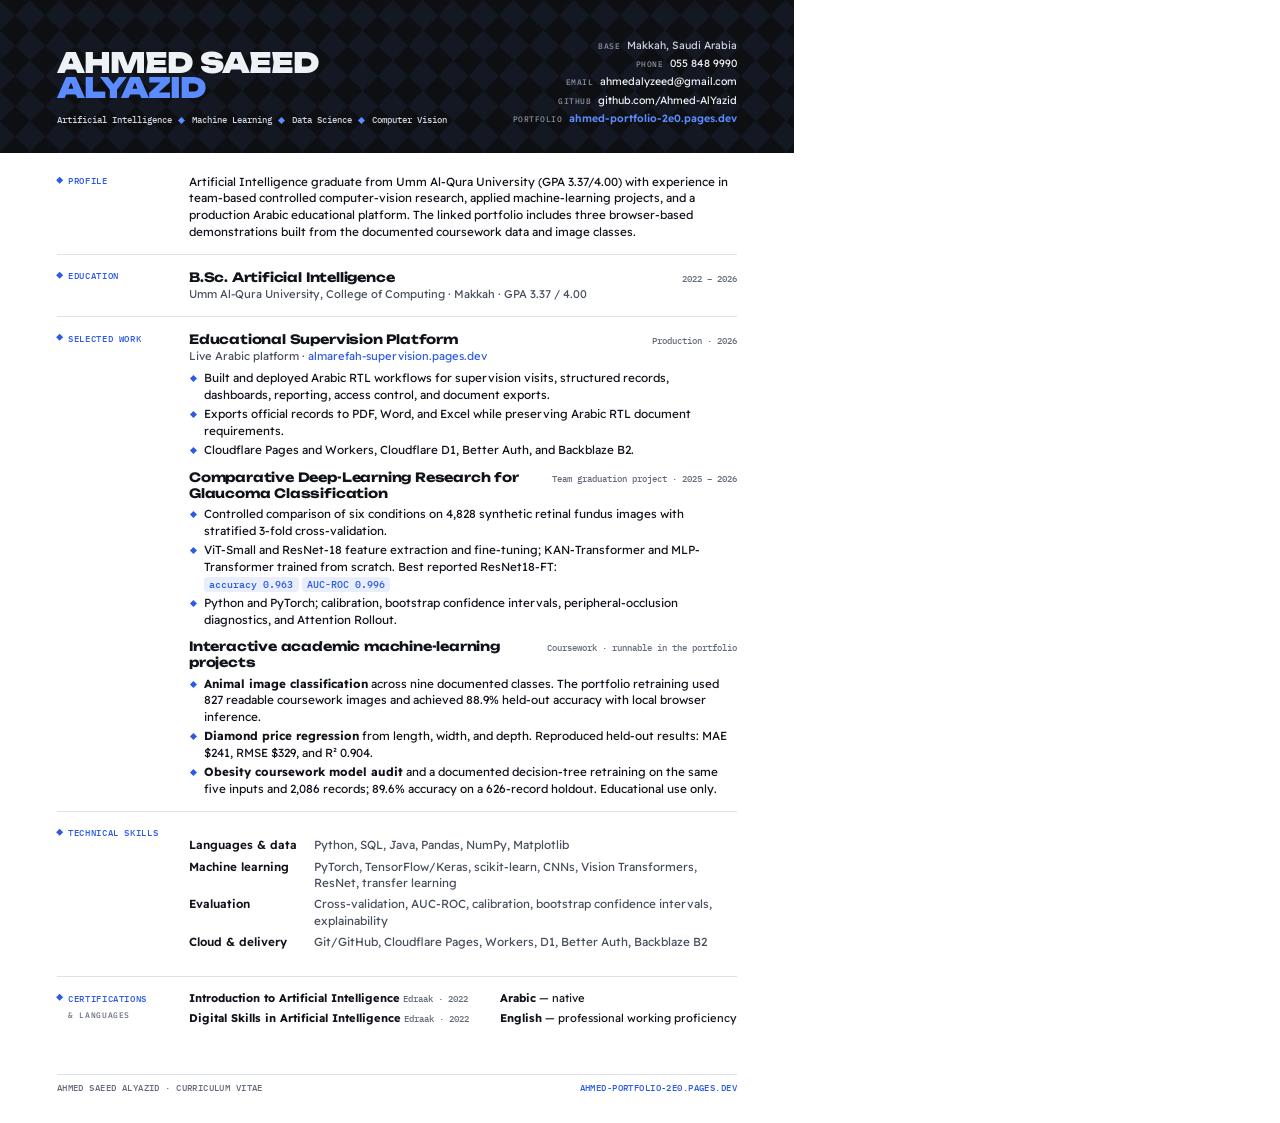
<file: tools/cv.html>
<!doctype html>
<html lang="en">
<head>
  <meta charset="utf-8" />
  <title>Ahmed Saeed AlYazid - CV</title>
  <meta name="author" content="Ahmed Saeed AlYazid" />
  <link rel="preconnect" href="https://fonts.googleapis.com" />
  <link rel="preconnect" href="https://fonts.gstatic.com" crossorigin />
  <link rel="stylesheet" href="https://fonts.googleapis.com/css2?family=Readex+Pro:wght@400..700&family=Unbounded:wght@700..900&family=IBM+Plex+Mono:wght@500&display=block" />
  <style>
    /* Same identity as the portfolio: Graphite & Cobalt, diamond motif, Unbounded / Readex Pro / IBM Plex Mono.
       The header carries the dark ground; the body stays print-safe. */
    :root {
      --graphite: #0e0f12;
      --ink: #10131a;
      --muted: #474e5d;
      --faint: #656c7b;
      --line: #dde1e8;
      --accent: #2d5be3;
      --accent-dark: #5b8cff;
      --accent-soft: #e9eefc;
      --display: "Unbounded", "Readex Pro", "Segoe UI", sans-serif;
      --body: "Readex Pro", "Segoe UI", sans-serif;
      --mono: "IBM Plex Mono", Consolas, monospace;
    }
    @page { size: A4; margin: 0; }
    * { box-sizing: border-box; }
    html, body { margin: 0; }
    body { color: var(--ink); font: 400 8.8pt/1.42 var(--body); -webkit-print-color-adjust: exact; print-color-adjust: exact; }
    a { color: inherit; text-decoration: none; }
    .page { width: 210mm; height: 297mm; position: relative; overflow: hidden; }

    header { display: grid; grid-template-columns: minmax(0, 1fr) auto; gap: 6mm; align-items: end; padding: 10mm 15mm 7mm; background: var(--graphite); color: #eef1f6;
      background-image: repeating-conic-gradient(from 45deg, rgba(91, 140, 255, .07) 0 25%, transparent 0 50%); background-size: 8mm 8mm; }
    h1 { margin: 0; font: 900 21pt/.92 var(--display); letter-spacing: -.035em; word-spacing: .08em; text-transform: uppercase; }
    h1 span { display: block; }
    h1 .last { color: var(--accent-dark); }
    .role { display: flex; align-items: center; gap: 2mm; margin-top: 3.4mm; font: 500 7pt/1.3 var(--mono); color: #cfd4de; white-space: nowrap; }
    .role i { width: 1.3mm; height: 1.3mm; background: var(--accent-dark); transform: rotate(45deg); }
    .contact { display: grid; gap: .9mm; white-space: nowrap; text-align: right; font-size: 7.9pt; color: #cfd4de; }
    .contact b { font: 500 6.3pt/1 var(--mono); letter-spacing: .06em; text-transform: uppercase; color: #8d94a3; margin-right: 1.8mm; }
    .contact a { color: #eef1f6; }
    .contact .portfolio a { color: var(--accent-dark); font-weight: 600; }

    main { padding: 2mm 15mm 0; }
    section { display: grid; grid-template-columns: 30mm 1fr; gap: 5mm; padding: 3.6mm 0; border-bottom: .6pt solid var(--line); }
    section:last-of-type { border-bottom: 0; }
    h2 { display: flex; flex-wrap: wrap; align-items: baseline; gap: 0 1.6mm; margin: 0; padding-top: .7mm; font: 500 6.9pt/1.3 var(--mono); letter-spacing: .07em; text-transform: uppercase; color: var(--accent); }
    h2::before { content: ""; width: 1.4mm; height: 1.4mm; background: var(--accent); transform: translateY(-.3mm) rotate(45deg); }
    h2 small { flex-basis: 100%; padding-left: 3mm; color: var(--faint); font-size: 6.3pt; }
    p { margin: 0; }

    .entry + .entry { margin-top: 2.7mm; }
    .entry-head { display: flex; justify-content: space-between; align-items: baseline; gap: 4mm; }
    h3 { margin: 0; font: 700 9.6pt/1.25 var(--display); letter-spacing: -.015em; word-spacing: .08em; }
    .when { flex: none; font: 500 7pt/1 var(--mono); color: var(--faint); }
    .sub { margin-top: .6mm; color: var(--muted); font-size: 8.4pt; }
    .sub a { color: var(--accent); }
    ul { margin: 1.4mm 0 0; padding: 0; list-style: none; }
    li { position: relative; padding-left: 4mm; margin-top: .7mm; }
    li::before { content: ""; position: absolute; left: .5mm; top: 1.6mm; width: 1.3mm; height: 1.3mm; background: var(--accent); transform: rotate(45deg); }
    .stat { display: inline-block; padding: .1mm 1.4mm; border-radius: 1mm; background: var(--accent-soft); color: var(--accent); font: 500 7.6pt/1.4 var(--mono); }

    .skills { display: grid; grid-template-columns: 29mm 1fr; gap: 1.2mm 4mm; }
    .skills dt { font-weight: 600; }
    .skills dd { margin: 0; color: var(--muted); }

    .two { display: grid; grid-template-columns: auto auto; justify-content: space-between; gap: 5mm; white-space: nowrap; font-size: 8.4pt; }
    .stats { white-space: nowrap; }
    .meta { color: var(--faint); font: 500 7pt/1.4 var(--mono); }

    footer { position: absolute; left: 15mm; right: 15mm; bottom: 8mm; display: flex; justify-content: space-between; padding-top: 2.4mm; border-top: .6pt solid var(--line); font: 500 6.4pt/1 var(--mono); letter-spacing: .05em; color: var(--faint); text-transform: uppercase; }
    footer span:last-child { color: var(--accent); }
  </style>
</head>
<body>
  <div class="page">
    <header>
      <div>
        <h1><span>Ahmed Saeed</span> <span class="last">AlYazid</span></h1>
        <p class="role">Artificial Intelligence<i></i>Machine Learning<i></i>Data Science<i></i>Computer Vision</p>
      </div>
      <div class="contact">
        <span><b>Base</b>Makkah, Saudi Arabia</span>
        <span><b>Phone</b><a href="tel:+966558489990">055 848 9990</a></span>
        <span><b>Email</b><a href="mailto:ahmedalyzeed@gmail.com">ahmedalyzeed@gmail.com</a></span>
        <span><b>GitHub</b><a href="https://github.com/Ahmed-AlYazid">github.com/Ahmed-AlYazid</a></span>
        <span class="portfolio"><b>Portfolio</b><a href="https://ahmed-portfolio-2e0.pages.dev/">ahmed-portfolio-2e0.pages.dev</a></span>
      </div>
    </header>

    <main>
    <section>
      <h2>Profile</h2>
      <p class="lead">Artificial Intelligence graduate from Umm Al-Qura University (GPA 3.37/4.00) with experience in team-based controlled computer-vision research, applied machine-learning projects, and a production Arabic educational platform. The linked portfolio includes three browser-based demonstrations built from the documented coursework data and image classes.</p>
    </section>

    <section>
      <h2>Education</h2>
      <div class="entry">
        <div class="entry-head"><h3>B.Sc. Artificial Intelligence</h3><span class="when">2022 – 2026</span></div>
        <p class="sub">Umm Al-Qura University, College of Computing · Makkah · GPA 3.37 / 4.00</p>
      </div>
    </section>

    <section>
      <h2>Selected work</h2>
      <div>
        <div class="entry">
          <div class="entry-head"><h3>Educational Supervision Platform</h3><span class="when">Production · 2026</span></div>
          <p class="sub">Live Arabic platform · <a href="https://almarefah-supervision.pages.dev/">almarefah-supervision.pages.dev</a></p>
          <ul>
            <li>Built and deployed Arabic RTL workflows for supervision visits, structured records, dashboards, reporting, access control, and document exports.</li>
            <li>Exports official records to PDF, Word, and Excel while preserving Arabic RTL document requirements.</li>
            <li>Cloudflare Pages and Workers, Cloudflare D1, Better Auth, and Backblaze B2.</li>
          </ul>
        </div>
        <div class="entry">
          <div class="entry-head"><h3>Comparative Deep-Learning Research for Glaucoma Classification</h3><span class="when">Team graduation project · 2025 – 2026</span></div>
          <ul>
            <li>Controlled comparison of six conditions on 4,828 synthetic retinal fundus images with stratified 3-fold cross-validation.</li>
            <li>ViT-Small and ResNet-18 feature extraction and fine-tuning; KAN-Transformer and MLP-Transformer trained from scratch. Best reported ResNet18-FT: <span class="stats"><span class="stat">accuracy 0.963</span> <span class="stat">AUC-ROC 0.996</span></span></li>
            <li>Python and PyTorch; calibration, bootstrap confidence intervals, peripheral-occlusion diagnostics, and Attention Rollout.</li>
          </ul>
        </div>
        <div class="entry">
          <div class="entry-head"><h3>Interactive academic machine-learning projects</h3><span class="when">Coursework · runnable in the portfolio</span></div>
          <ul>
            <li><b>Animal image classification</b> across nine documented classes. The portfolio retraining used 827 readable coursework images and achieved 88.9% held-out accuracy with local browser inference.</li>
            <li><b>Diamond price regression</b> from length, width, and depth. Reproduced held-out results: MAE $241, RMSE $329, and R² 0.904.</li>
            <li><b>Obesity coursework model audit</b> and a documented decision-tree retraining on the same five inputs and 2,086 records; 89.6% accuracy on a 626-record holdout. Educational use only.</li>
          </ul>
        </div>
      </div>
    </section>

    <section>
      <h2>Technical skills</h2>
      <dl class="skills">
        <dt>Languages &amp; data</dt><dd>Python, SQL, Java, Pandas, NumPy, Matplotlib</dd>
        <dt>Machine learning</dt><dd>PyTorch, TensorFlow/Keras, scikit-learn, CNNs, Vision Transformers, ResNet, transfer learning</dd>
        <dt>Evaluation</dt><dd>Cross-validation, AUC-ROC, calibration, bootstrap confidence intervals, explainability</dd>
        <dt>Cloud &amp; delivery</dt><dd>Git/GitHub, Cloudflare Pages, Workers, D1, Better Auth, Backblaze B2</dd>
      </dl>
    </section>

    <section>
      <h2>Certifications<small>&amp; languages</small></h2>
      <div class="two">
        <div>
          <p><b>Introduction to Artificial Intelligence</b> <span class="meta">Edraak · 2022</span></p>
          <p style="margin-top:1mm"><b>Digital Skills in Artificial Intelligence</b> <span class="meta">Edraak · 2022</span></p>
        </div>
        <div>
          <p><b>Arabic</b> — native</p>
          <p style="margin-top:1mm"><b>English</b> — professional working proficiency</p>
        </div>
      </div>
    </section>
    </main>

    <footer><span>Ahmed Saeed AlYazid · Curriculum Vitae</span><span>ahmed-portfolio-2e0.pages.dev</span></footer>
  </div>
</body>
</html>
</file>
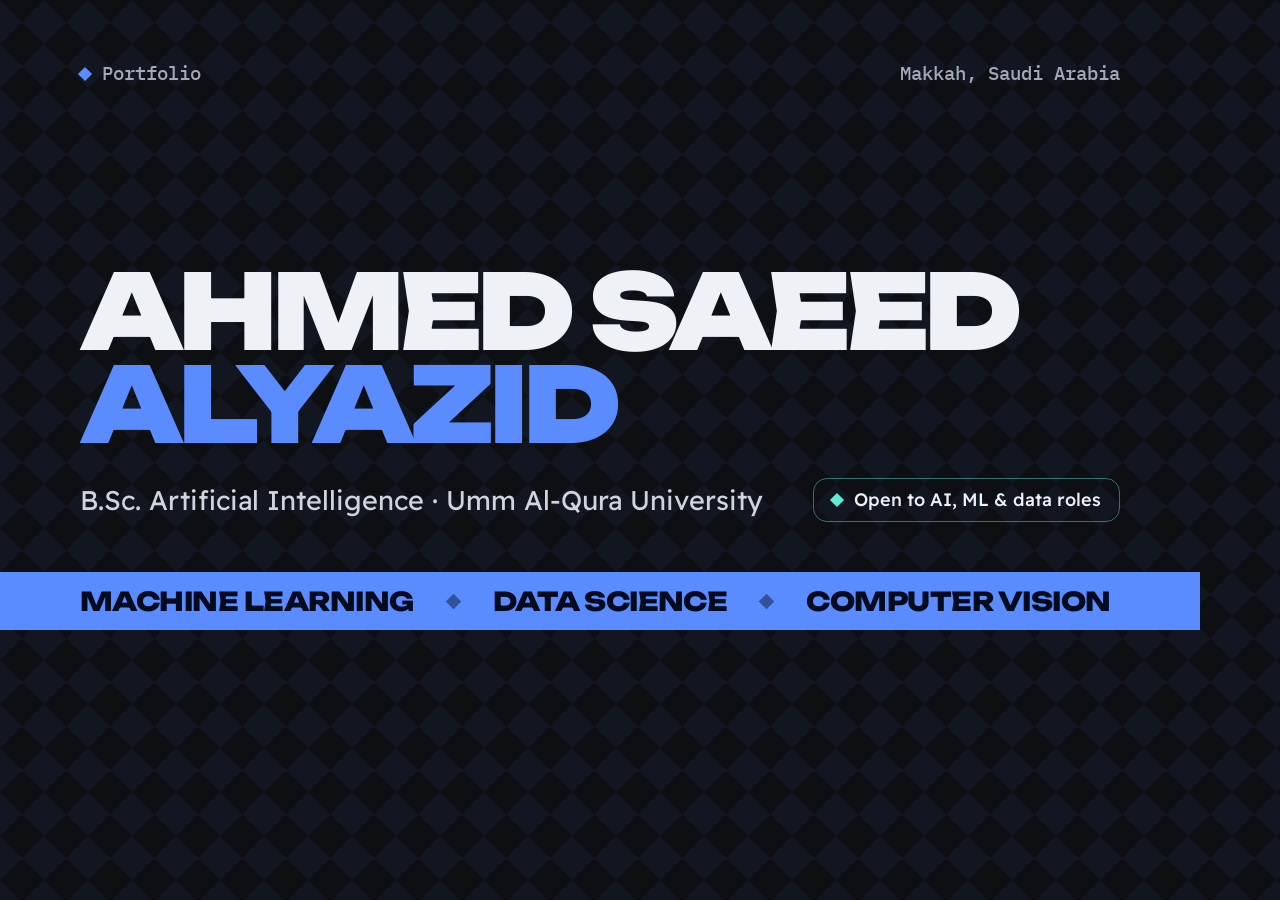
<file: tools/og.html>
<!doctype html>
<html lang="en">
<head>
  <meta charset="utf-8" />
  <title>Social card</title>
  <link rel="preconnect" href="https://fonts.googleapis.com" />
  <link rel="preconnect" href="https://fonts.gstatic.com" crossorigin />
  <link rel="stylesheet" href="https://fonts.googleapis.com/css2?family=Readex+Pro:wght@300..600&family=Unbounded:wght@800..900&family=IBM+Plex+Mono:wght@500&display=block" />
  <style>
    /* Social card: who and what only (no project figures). Same identity as the portfolio hero. */
    * { box-sizing: border-box; }
    html, body { margin: 0; width: 1200px; height: 630px; overflow: hidden; }
    body {
      position: relative; display: flex; flex-direction: column; padding: 64px 80px 0;
      background: #0e0f12; color: #eef1f6; font-family: "Readex Pro", "Segoe UI", sans-serif;
      background-image: repeating-conic-gradient(from 45deg, rgba(91, 140, 255, .06) 0 25%, transparent 0 50%); background-size: 44px 44px;
    }
    .top { display: flex; justify-content: space-between; align-items: center; font: 500 19px/1 "IBM Plex Mono", monospace; color: #a3a9b6; }
    .top span { display: inline-flex; align-items: center; gap: 12px; }
    .dia { width: 10px; height: 10px; background: #5b8cff; transform: rotate(45deg); }
    h1 { margin: auto 0 0; font: 900 104px/.9 "Unbounded", sans-serif; letter-spacing: -.055em; text-transform: uppercase; }
    h1 span { display: block; }
    h1 .last { color: #5b8cff; }
    .meta { display: flex; justify-content: space-between; align-items: center; gap: 24px; margin: 26px 0 50px; }
    .role { margin: 0; font: 400 27px/1.2 "Readex Pro", sans-serif; color: #cfd4de; }
    .open { display: inline-flex; align-items: center; gap: 12px; flex: none; padding: 12px 18px; border-radius: 14px; border: 1.5px solid rgba(94, 234, 212, .45); font: 500 18px/1 "Readex Pro", sans-serif; color: #eef1f6; }
    .open .dia { background: #5eead4; }
    .band { display: flex; gap: 34px; align-items: center; margin: 0 -80px; padding: 0 80px; height: 58px; background: #5b8cff; color: #050b1f; font: 800 26px/1 "Unbounded", sans-serif; letter-spacing: -.02em; text-transform: uppercase; white-space: nowrap; }
    .band i { width: 11px; height: 11px; flex: none; background: #050b1f; opacity: .45; transform: rotate(45deg); }
  </style>
</head>
<body>
  <div class="top"><span><i class="dia"></i>Portfolio</span><span>Makkah, Saudi Arabia</span></div>
  <h1><span>Ahmed Saeed</span><span class="last">AlYazid</span></h1>
  <div class="meta"><p class="role">B.Sc. Artificial Intelligence · Umm Al-Qura University</p><span class="open"><i class="dia"></i>Open to AI, ML &amp; data roles</span></div>
  <div class="band"><span>Machine learning</span><i></i><span>Data science</span><i></i><span>Computer vision</span></div>
</body>
</html>
</file>
